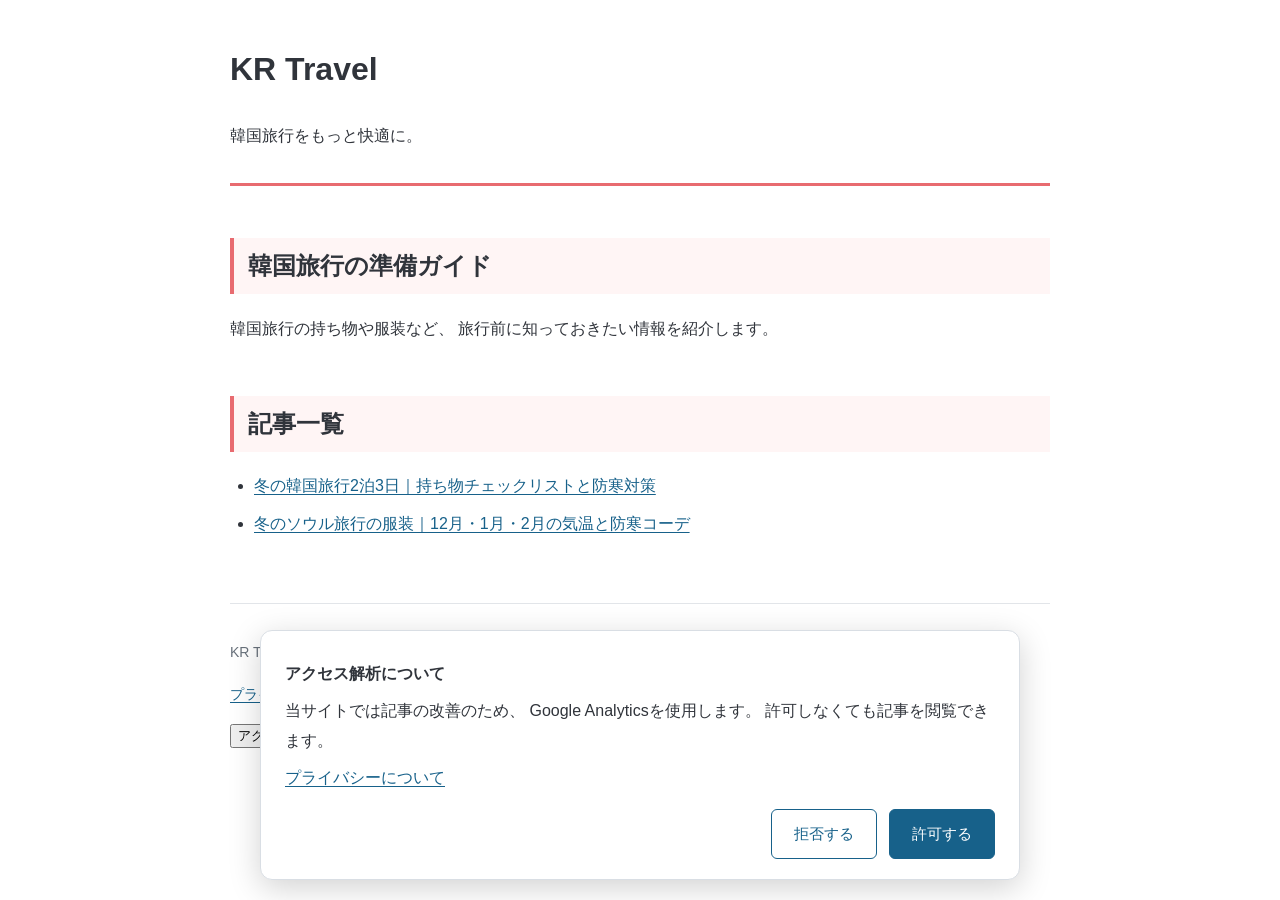
<file: index.html>
<!DOCTYPE html>
<html lang="ja">
<head>
<script src="consent.js"></script>
  
  <meta charset="UTF-8">
  <meta name="viewport" content="width=device-width, initial-scale=1.0">

  <title>KR Travel｜韓国旅行の準備ガイド</title>
  <meta name="description" content="韓国旅行の持ち物やソウルの服装など、旅行準備に役立つ情報を紹介するWebサイトです。">

  
<link rel="stylesheet" href="style.css">

</head>

<body>
  <header>
    <h1>KR Travel</h1>
    <p>韓国旅行をもっと快適に。</p>
  </header>

  <main>
    <h2>韓国旅行の準備ガイド</h2>
    <p>
      韓国旅行の持ち物や服装など、
      旅行前に知っておきたい情報を紹介します。
    </p>

    <h2>記事一覧</h2>
    
<ul>
  <li>
    <a href="winter-korea-packing.html">
      冬の韓国旅行2泊3日｜持ち物チェックリストと防寒対策
    </a>
  </li>
  <li>
    <a href="seoul-winter-outfits.html">
      冬のソウル旅行の服装｜12月・1月・2月の気温と防寒コーデ
    </a>
  </li>
</ul>

  </main>

  <footer>
    <p>KR Travel｜SEO・Webメディア運営の自主制作・学習用サイト</p>
    
<p>
  <a href="privacy.html">プライバシーについて</a>
</p>
    
<p>
  <button type="button" data-consent-settings>
    アクセス解析の設定を変更
  </button>
</p>

  </footer>
</body>
</html>
</file>
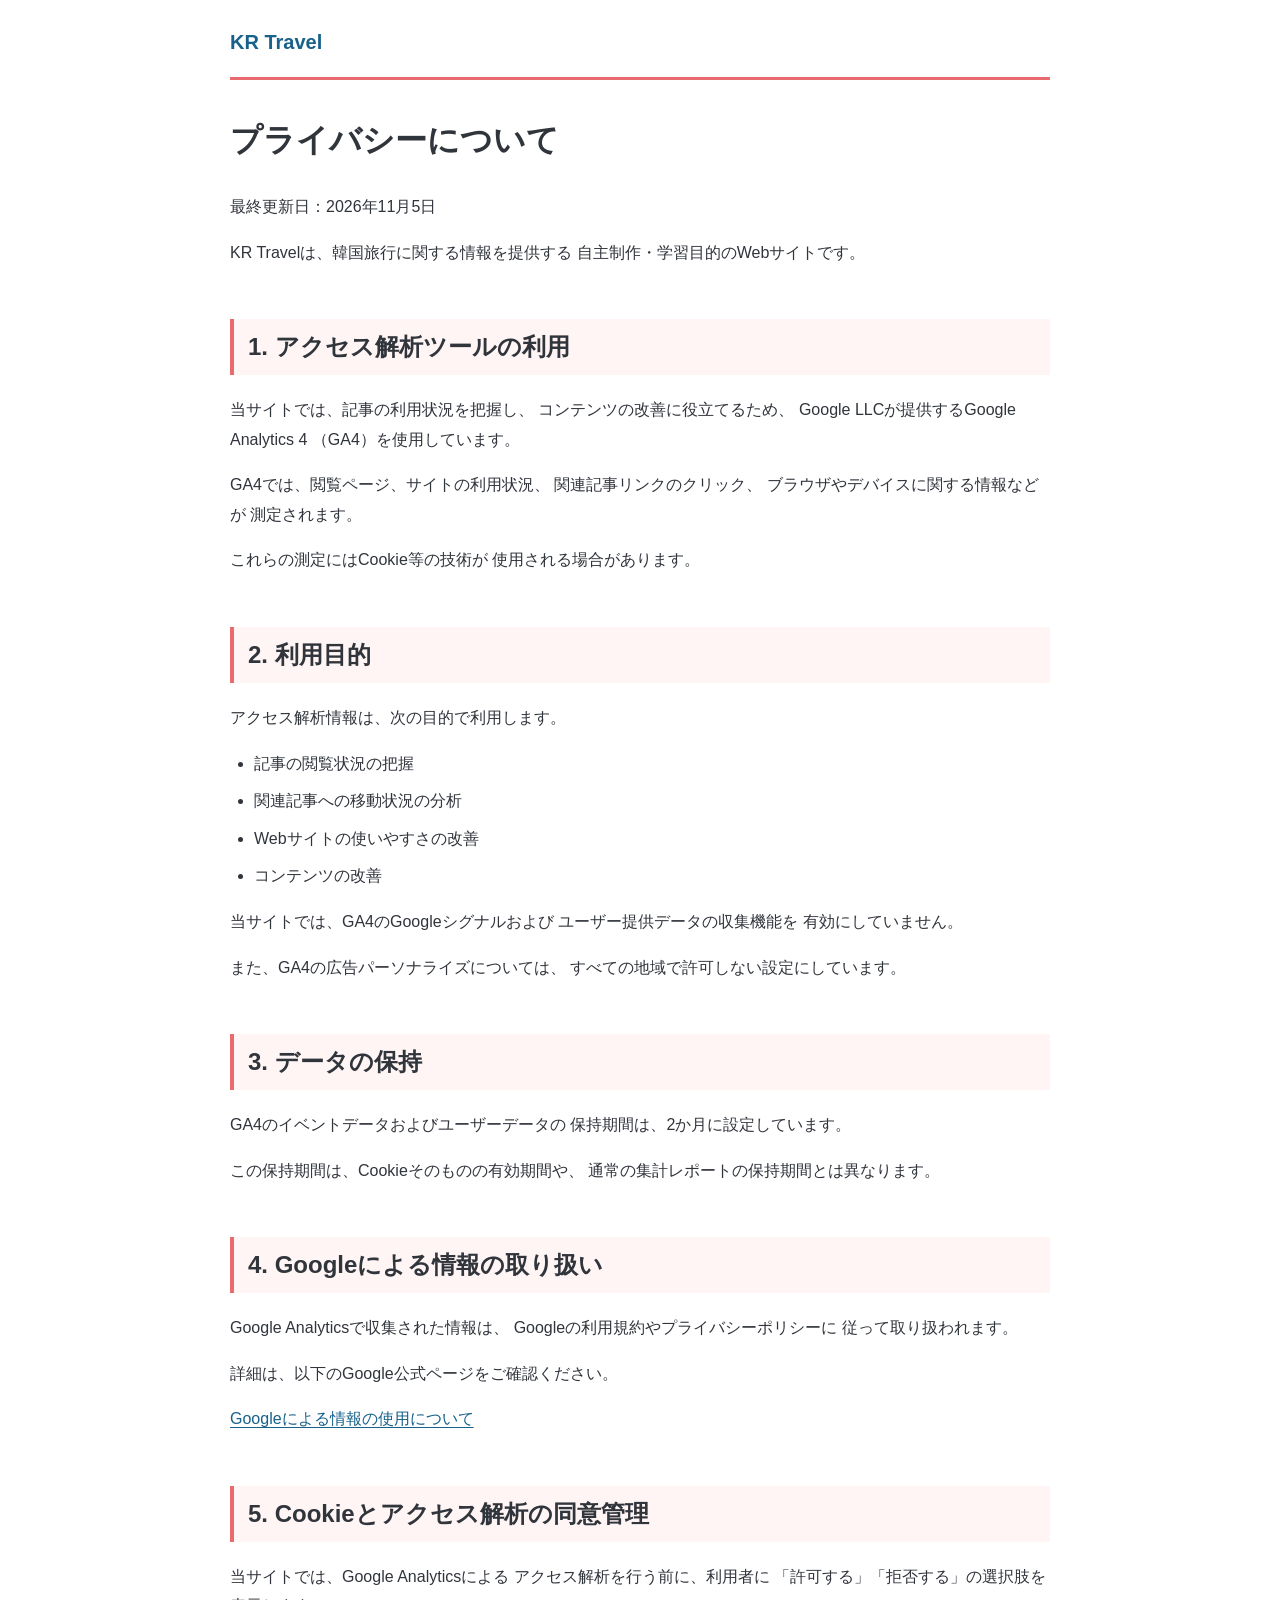
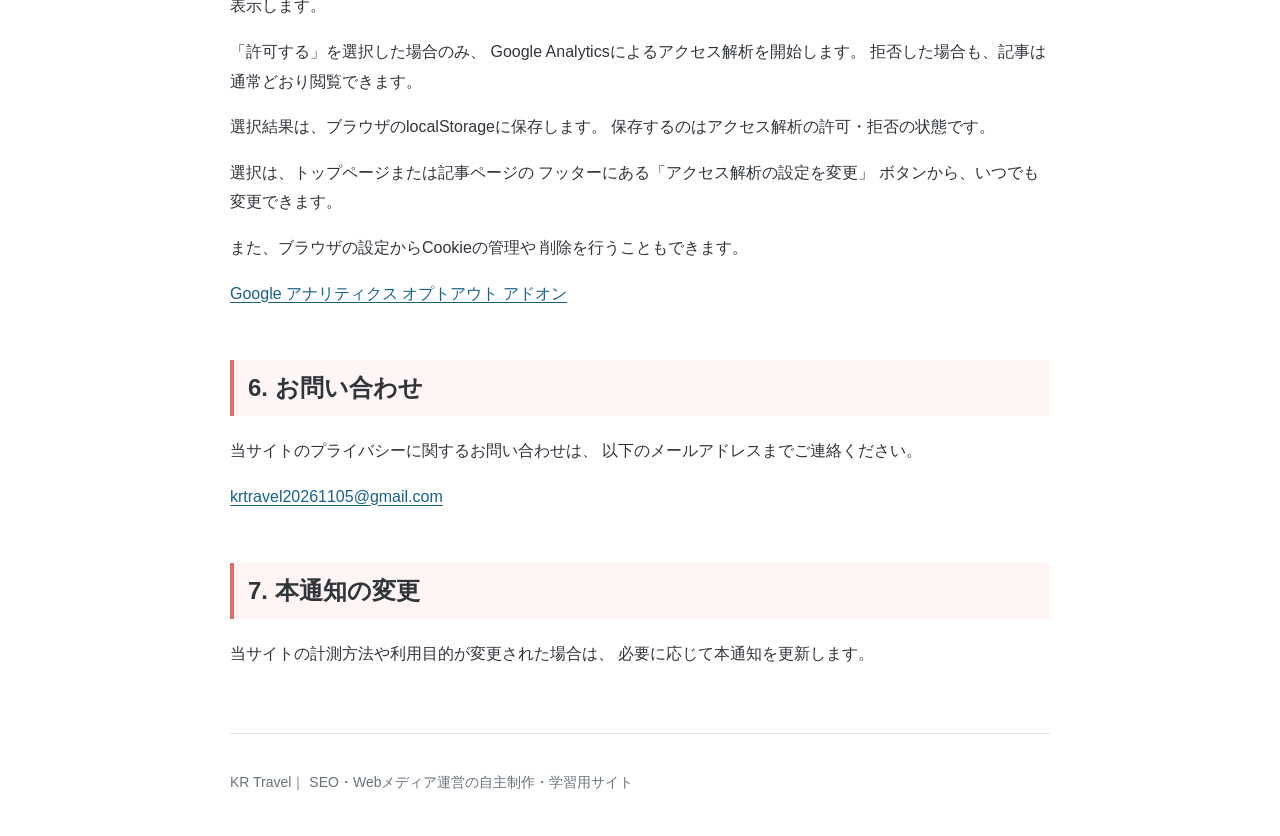
<file: privacy.html>
<!DOCTYPE html>
<html lang="ja">
<head>
  <meta charset="UTF-8">
  <meta name="viewport" content="width=device-width, initial-scale=1.0">

  <title>プライバシーについて | KR Travel</title>

  <meta name="description"
        content="KR TravelのGoogle Analyticsの利用目的、Cookie、データの取り扱い、お問い合わせ先についてご案内します。">

  <link rel="stylesheet" href="style.css">
</head>

<body>
  <header>
    <a href="./">KR Travel</a>
  </header>

  <main>
    <article>
      <h1>プライバシーについて</h1>

      <p>最終更新日：2026年11月5日</p>

      <p>
        KR Travelは、韓国旅行に関する情報を提供する
        自主制作・学習目的のWebサイトです。
      </p>

      <h2>1. アクセス解析ツールの利用</h2>

      <p>
        当サイトでは、記事の利用状況を把握し、
        コンテンツの改善に役立てるため、
        Google LLCが提供するGoogle Analytics 4
        （GA4）を使用しています。
      </p>

      <p>
        GA4では、閲覧ページ、サイトの利用状況、
        関連記事リンクのクリック、
        ブラウザやデバイスに関する情報などが
        測定されます。
      </p>

      <p>
        これらの測定にはCookie等の技術が
        使用される場合があります。
      </p>

      <h2>2. 利用目的</h2>

      <p>アクセス解析情報は、次の目的で利用します。</p>

      <ul>
        <li>記事の閲覧状況の把握</li>
        <li>関連記事への移動状況の分析</li>
        <li>Webサイトの使いやすさの改善</li>
        <li>コンテンツの改善</li>
      </ul>

      <p>
        当サイトでは、GA4のGoogleシグナルおよび
        ユーザー提供データの収集機能を
        有効にしていません。
      </p>

      <p>
        また、GA4の広告パーソナライズについては、
        すべての地域で許可しない設定にしています。
      </p>

      <h2>3. データの保持</h2>

      <p>
        GA4のイベントデータおよびユーザーデータの
        保持期間は、2か月に設定しています。
      </p>

      <p>
        この保持期間は、Cookieそのものの有効期間や、
        通常の集計レポートの保持期間とは異なります。
      </p>

      <h2>4. Googleによる情報の取り扱い</h2>

      <p>
        Google Analyticsで収集された情報は、
        Googleの利用規約やプライバシーポリシーに
        従って取り扱われます。
      </p>

      <p>
        詳細は、以下のGoogle公式ページをご確認ください。
      </p>

      <p>
        <a href="https://policies.google.com/technologies/partner-sites?hl=ja">
          Googleによる情報の使用について
        </a>
      </p>

      
<h2>5. Cookieとアクセス解析の同意管理</h2>

<p>
  当サイトでは、Google Analyticsによる
  アクセス解析を行う前に、利用者に
  「許可する」「拒否する」の選択肢を表示します。
</p>

<p>
  「許可する」を選択した場合のみ、
  Google Analyticsによるアクセス解析を開始します。
  拒否した場合も、記事は通常どおり閲覧できます。
</p>

<p>
  選択結果は、ブラウザのlocalStorageに保存します。
  保存するのはアクセス解析の許可・拒否の状態です。
</p>

<p>
  選択は、トップページまたは記事ページの
  フッターにある「アクセス解析の設定を変更」
  ボタンから、いつでも変更できます。
</p>

<p>
  また、ブラウザの設定からCookieの管理や
  削除を行うこともできます。
</p>

<p>
  <a href="https://tools.google.com/dlpage/gaoptout?hl=ja">
    Google アナリティクス オプトアウト アドオン
  </a>
</p>


      <h2>6. お問い合わせ</h2>

      <p>
        当サイトのプライバシーに関するお問い合わせは、
        以下のメールアドレスまでご連絡ください。
      </p>

      <p>
        <a href="mailto:krtravel20261105@gmail.com">
          krtravel20261105@gmail.com
        </a>
      </p>

      <h2>7. 本通知の変更</h2>

      <p>
        当サイトの計測方法や利用目的が変更された場合は、
        必要に応じて本通知を更新します。
      </p>

    </article>
  </main>

  <footer>
    <p>
      KR Travel｜
      SEO・Webメディア運営の自主制作・学習用サイト
    </p>
  </footer>
</body>
</html>
</file>
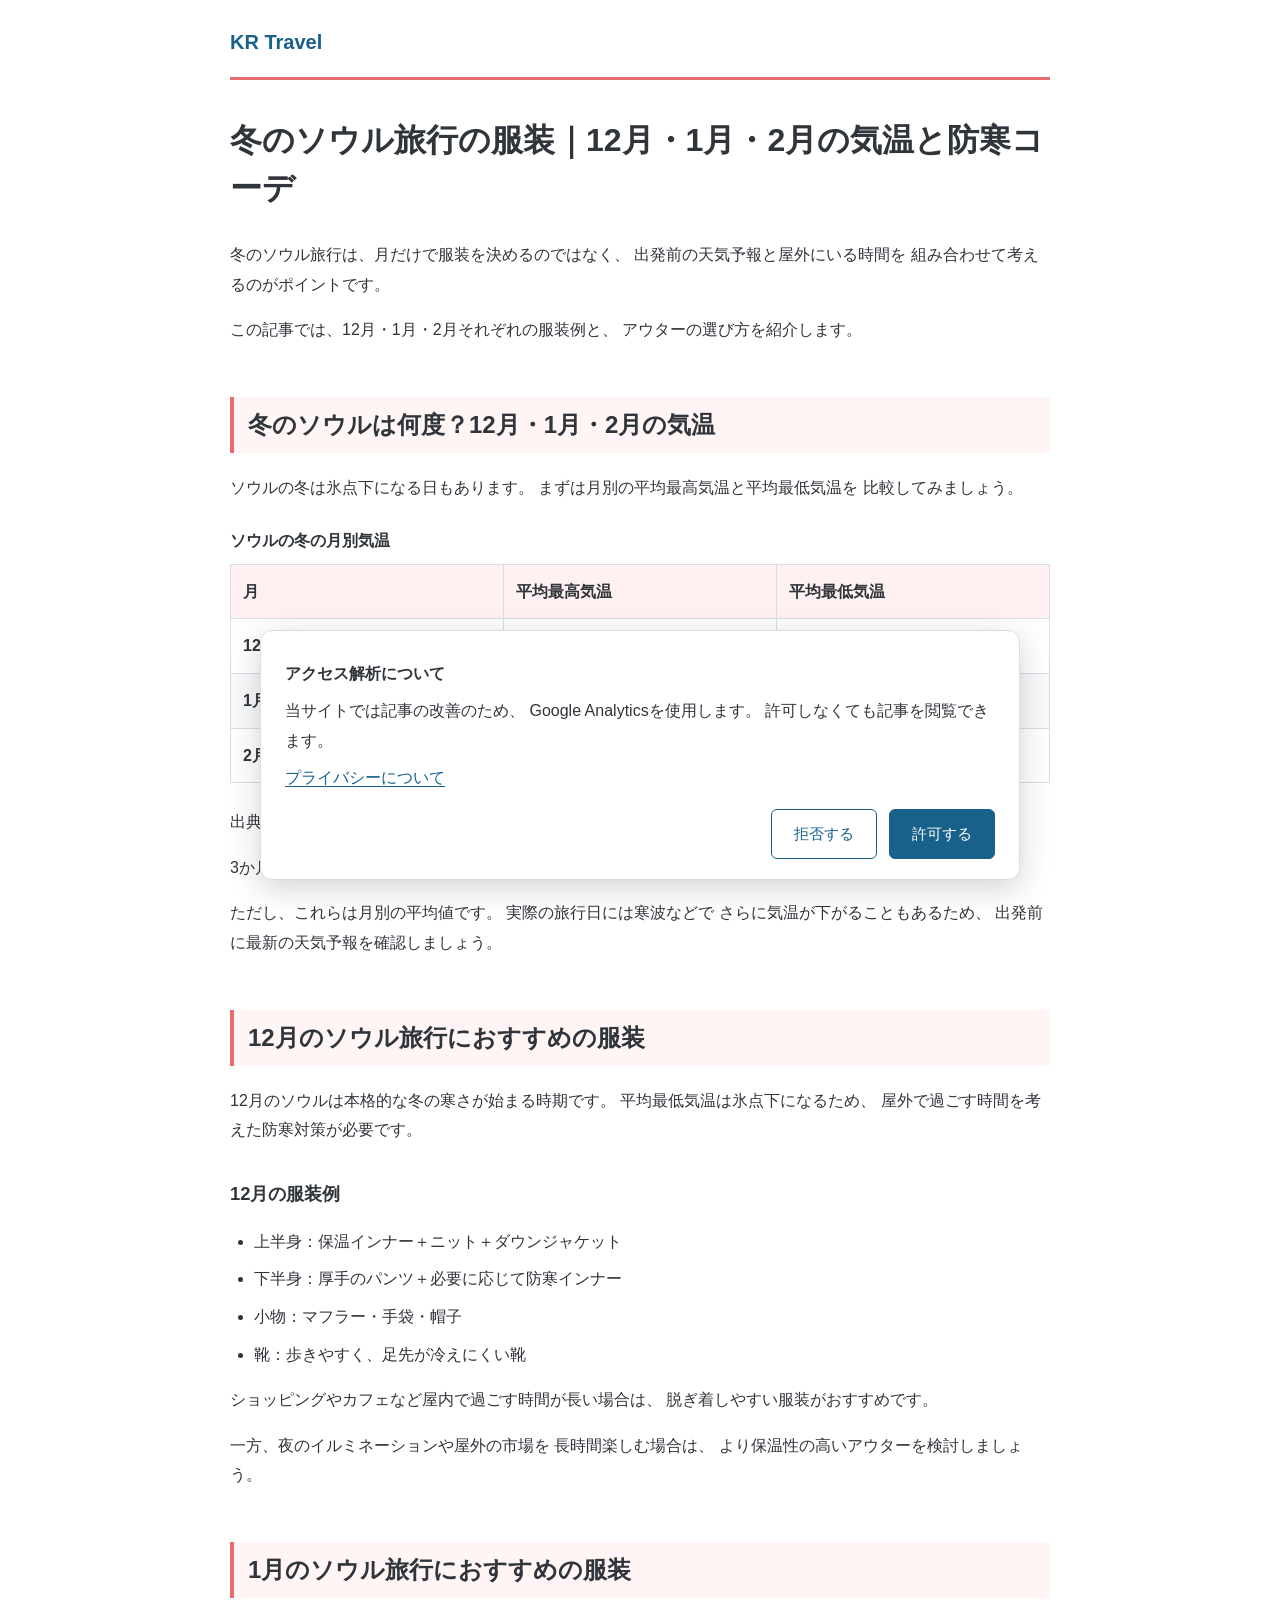
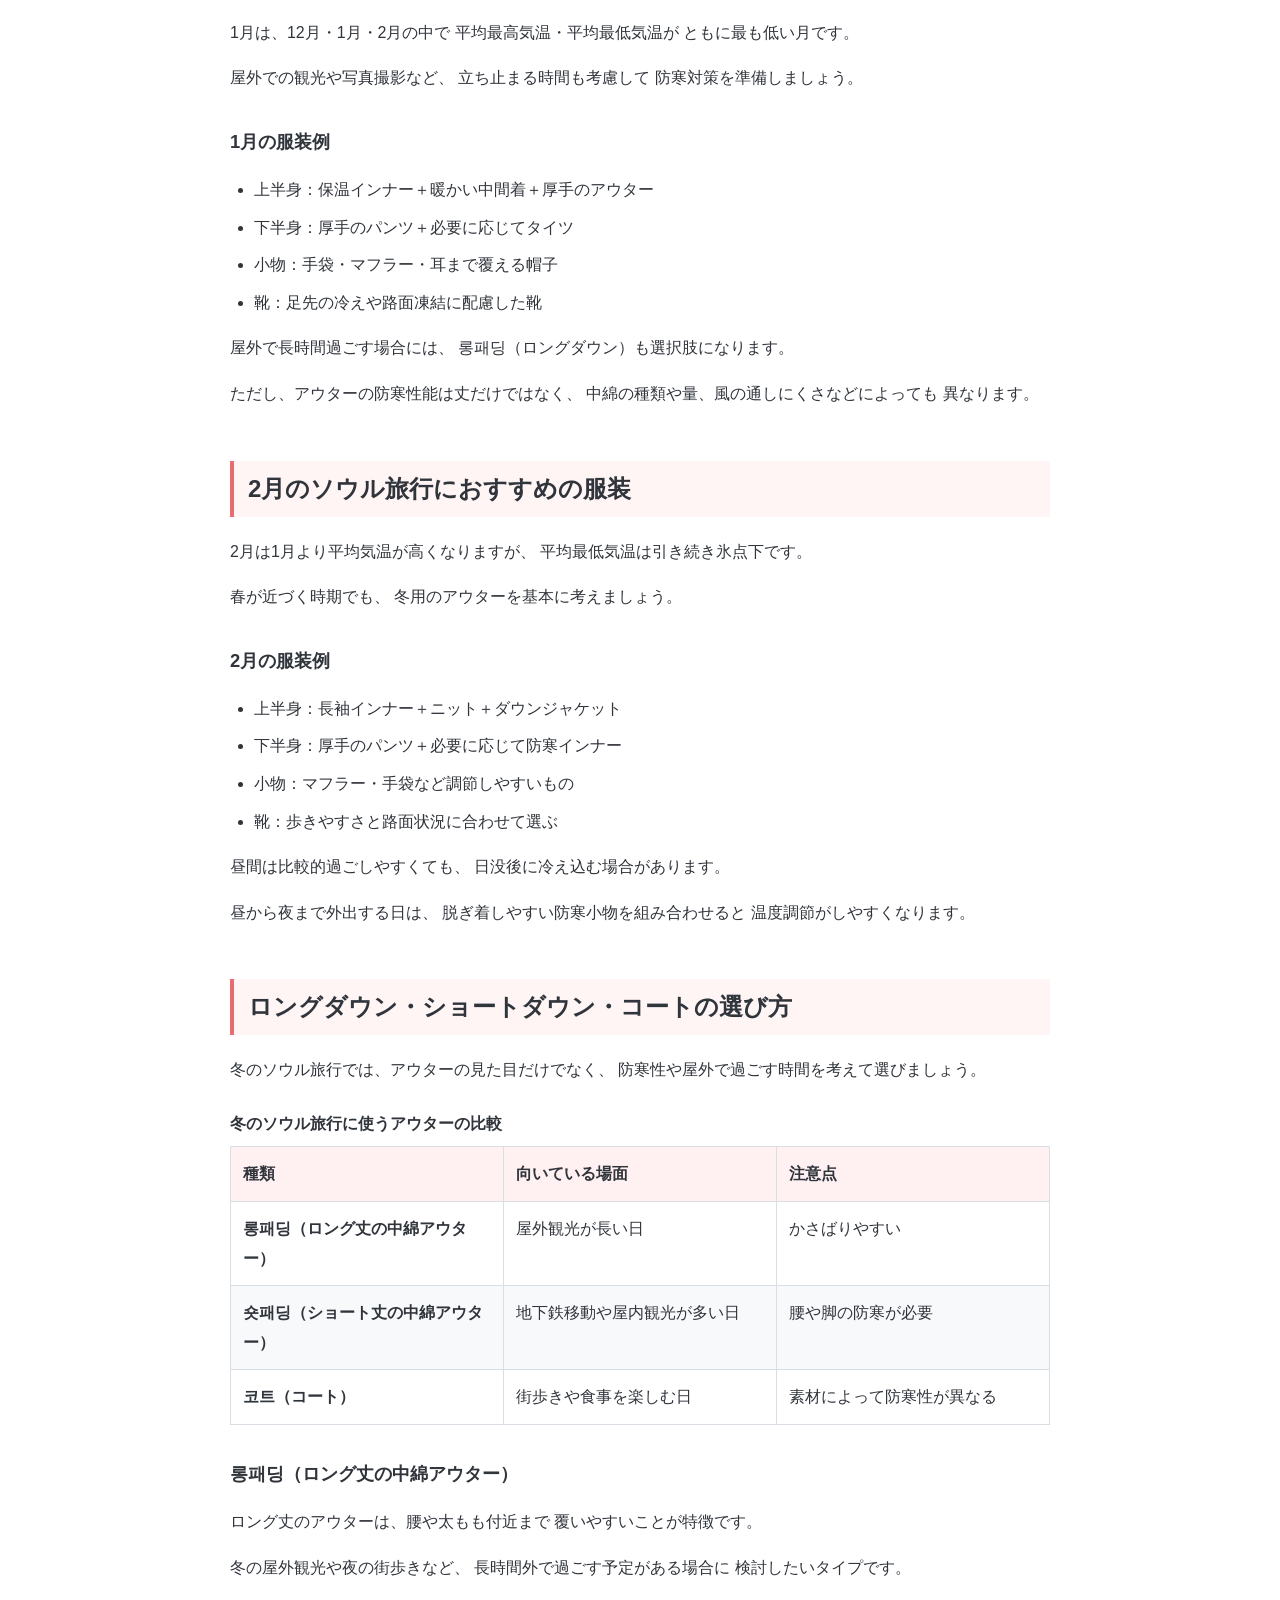
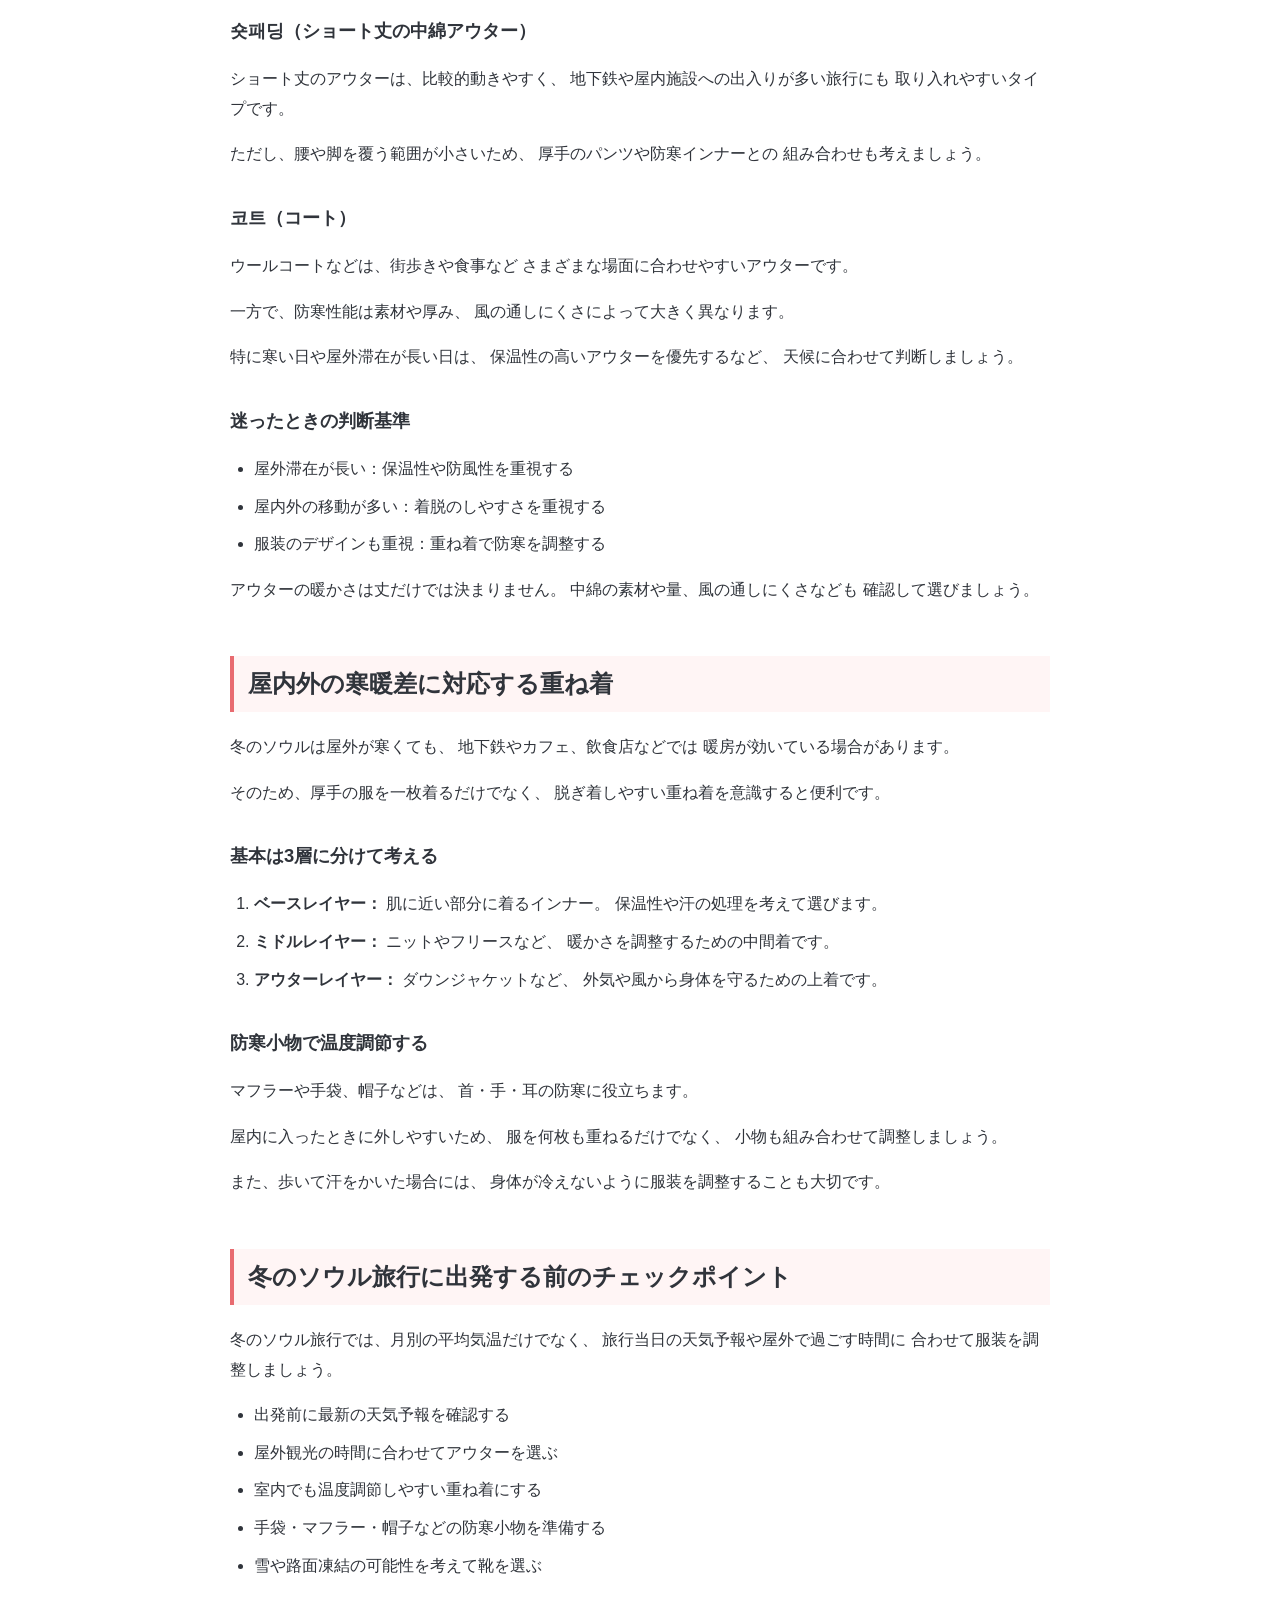
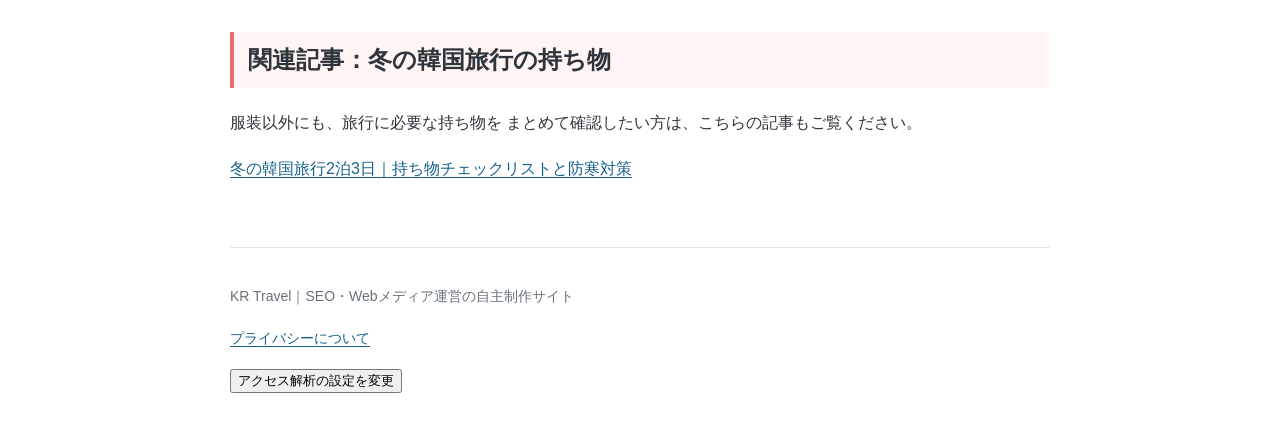
<file: seoul-winter-outfits.html>
<!DOCTYPE html>
<html lang="ja">
<head>
  
<script src="consent.js"></script>


  <meta charset="UTF-8">
  <meta name="viewport" content="width=device-width, initial-scale=1.0">

  <link rel="stylesheet" href="style.css">

  <title>冬のソウル旅行の服装｜12月・1月・2月の気温と防寒対策 | KR Travel</title>

  <meta name="description" content="冬のソウル旅行はどんな服装が正解？12月・1月・2月の月別平均気温を基に、ロングダウン・ショートダウン・コートの選び方や、屋内外の寒暖差に対応する重ね着を紹介します。">
</head>

<body>
  <header>
    <a href="./">KR Travel</a>
  </header>

  <main>
    <article>
      <h1>冬のソウル旅行の服装｜12月・1月・2月の気温と防寒コーデ</h1>

      <p>
        冬のソウル旅行は、月だけで服装を決めるのではなく、
        出発前の天気予報と屋外にいる時間を
        組み合わせて考えるのがポイントです。
      </p>

      <p>
        この記事では、12月・1月・2月それぞれの服装例と、
        アウターの選び方を紹介します。
      </p>


<h2>冬のソウルは何度？12月・1月・2月の気温</h2>

<p>
  ソウルの冬は氷点下になる日もあります。
  まずは月別の平均最高気温と平均最低気温を
  比較してみましょう。
</p>

<table>
  <caption>ソウルの冬の月別気温</caption>
  <thead>
    <tr>
      <th scope="col">月</th>
      <th scope="col">平均最高気温</th>
      <th scope="col">平均最低気温</th>
    </tr>
  </thead>

  <tbody>
    <tr>
      <th scope="row">12月</th>
      <td>4.2℃</td>
      <td>−3.4℃</td>
    </tr>
    <tr>
      <th scope="row">1月</th>
      <td>2.1℃</td>
      <td>−5.5℃</td>
    </tr>
    <tr>
      <th scope="row">2月</th>
      <td>5.1℃</td>
      <td>−3.2℃</td>
    </tr>
  </tbody>
</table>

<p>
  出典：
  <a href="https://japanese.visitkorea.or.kr/svc/contents/contentsView.do?vcontsId=140850">
    韓国観光公社「韓国旅行の時期と服装」
  </a>
</p>

<p>
  3か月の中では、1月の平均最高気温・
  平均最低気温が最も低くなっています。
</p>

<p>
  ただし、これらは月別の平均値です。
  実際の旅行日には寒波などで
  さらに気温が下がることもあるため、
  出発前に最新の天気予報を確認しましょう。
</p>

      
<h2>12月のソウル旅行におすすめの服装</h2>

<p>
  12月のソウルは本格的な冬の寒さが始まる時期です。
  平均最低気温は氷点下になるため、
  屋外で過ごす時間を考えた防寒対策が必要です。
</p>

<h3>12月の服装例</h3>

<ul>
  <li>上半身：保温インナー＋ニット＋ダウンジャケット</li>
  <li>下半身：厚手のパンツ＋必要に応じて防寒インナー</li>
  <li>小物：マフラー・手袋・帽子</li>
  <li>靴：歩きやすく、足先が冷えにくい靴</li>
</ul>

<p>
  ショッピングやカフェなど屋内で過ごす時間が長い場合は、
  脱ぎ着しやすい服装がおすすめです。
</p>

<p>
  一方、夜のイルミネーションや屋外の市場を
  長時間楽しむ場合は、
  より保温性の高いアウターを検討しましょう。
</p>


<h2>1月のソウル旅行におすすめの服装</h2>

<p>
  1月は、12月・1月・2月の中で
  平均最高気温・平均最低気温が
  ともに最も低い月です。
</p>

<p>
  屋外での観光や写真撮影など、
  立ち止まる時間も考慮して
  防寒対策を準備しましょう。
</p>

<h3>1月の服装例</h3>

<ul>
  <li>上半身：保温インナー＋暖かい中間着＋厚手のアウター</li>
  <li>下半身：厚手のパンツ＋必要に応じてタイツ</li>
  <li>小物：手袋・マフラー・耳まで覆える帽子</li>
  <li>靴：足先の冷えや路面凍結に配慮した靴</li>
</ul>

<p>
  屋外で長時間過ごす場合には、
  롱패딩（ロングダウン）も選択肢になります。
</p>

<p>
  ただし、アウターの防寒性能は丈だけではなく、
  中綿の種類や量、風の通しにくさなどによっても
  異なります。
</p>


<h2>2月のソウル旅行におすすめの服装</h2>

<p>
  2月は1月より平均気温が高くなりますが、
  平均最低気温は引き続き氷点下です。
</p>

<p>
  春が近づく時期でも、
  冬用のアウターを基本に考えましょう。
</p>

<h3>2月の服装例</h3>

<ul>
  <li>上半身：長袖インナー＋ニット＋ダウンジャケット</li>
  <li>下半身：厚手のパンツ＋必要に応じて防寒インナー</li>
  <li>小物：マフラー・手袋など調節しやすいもの</li>
  <li>靴：歩きやすさと路面状況に合わせて選ぶ</li>
</ul>

<p>
  昼間は比較的過ごしやすくても、
  日没後に冷え込む場合があります。
</p>

<p>
  昼から夜まで外出する日は、
  脱ぎ着しやすい防寒小物を組み合わせると
  温度調節がしやすくなります。
</p>
      
<h2>ロングダウン・ショートダウン・コートの選び方</h2>

<p>
  冬のソウル旅行では、アウターの見た目だけでなく、
  防寒性や屋外で過ごす時間を考えて選びましょう。
</p>

<table>
  <caption>冬のソウル旅行に使うアウターの比較</caption>
  <thead>
    <tr>
      <th scope="col">種類</th>
      <th scope="col">向いている場面</th>
      <th scope="col">注意点</th>
    </tr>
  </thead>
  <tbody>
    <tr>
      <th scope="row">롱패딩（ロング丈の中綿アウター）</th>
      <td>屋外観光が長い日</td>
      <td>かさばりやすい</td>
    </tr>
    <tr>
      <th scope="row">숏패딩（ショート丈の中綿アウター）</th>
      <td>地下鉄移動や屋内観光が多い日</td>
      <td>腰や脚の防寒が必要</td>
    </tr>
    <tr>
      <th scope="row">코트（コート）</th>
      <td>街歩きや食事を楽しむ日</td>
      <td>素材によって防寒性が異なる</td>
    </tr>
  </tbody>
</table>

<h3>롱패딩（ロング丈の中綿アウター）</h3>

<p>
  ロング丈のアウターは、腰や太もも付近まで
  覆いやすいことが特徴です。
</p>

<p>
  冬の屋外観光や夜の街歩きなど、
  長時間外で過ごす予定がある場合に
  検討したいタイプです。
</p>

<h3>숏패딩（ショート丈の中綿アウター）</h3>

<p>
  ショート丈のアウターは、比較的動きやすく、
  地下鉄や屋内施設への出入りが多い旅行にも
  取り入れやすいタイプです。
</p>

<p>
  ただし、腰や脚を覆う範囲が小さいため、
  厚手のパンツや防寒インナーとの
  組み合わせも考えましょう。
</p>

<h3>코트（コート）</h3>

<p>
  ウールコートなどは、街歩きや食事など
  さまざまな場面に合わせやすいアウターです。
</p>

<p>
  一方で、防寒性能は素材や厚み、
  風の通しにくさによって大きく異なります。
</p>

<p>
  特に寒い日や屋外滞在が長い日は、
  保温性の高いアウターを優先するなど、
  天候に合わせて判断しましょう。
</p>

<h3>迷ったときの判断基準</h3>

<ul>
  <li>屋外滞在が長い：保温性や防風性を重視する</li>
  <li>屋内外の移動が多い：着脱のしやすさを重視する</li>
  <li>服装のデザインも重視：重ね着で防寒を調整する</li>
</ul>

<p>
  アウターの暖かさは丈だけでは決まりません。
  中綿の素材や量、風の通しにくさなども
  確認して選びましょう。
</p>

<h2>屋内外の寒暖差に対応する重ね着</h2>

<p>
  冬のソウルは屋外が寒くても、
  地下鉄やカフェ、飲食店などでは
  暖房が効いている場合があります。
</p>

<p>
  そのため、厚手の服を一枚着るだけでなく、
  脱ぎ着しやすい重ね着を意識すると便利です。
</p>

<h3>基本は3層に分けて考える</h3>

<ol>
  <li>
    <strong>ベースレイヤー：</strong>
    肌に近い部分に着るインナー。
    保温性や汗の処理を考えて選びます。
  </li>
  <li>
    <strong>ミドルレイヤー：</strong>
    ニットやフリースなど、
    暖かさを調整するための中間着です。
  </li>
  <li>
    <strong>アウターレイヤー：</strong>
    ダウンジャケットなど、
    外気や風から身体を守るための上着です。
  </li>
</ol>

<h3>防寒小物で温度調節する</h3>

<p>
  マフラーや手袋、帽子などは、
  首・手・耳の防寒に役立ちます。
</p>

<p>
  屋内に入ったときに外しやすいため、
  服を何枚も重ねるだけでなく、
  小物も組み合わせて調整しましょう。
</p>

<p>
  また、歩いて汗をかいた場合には、
  身体が冷えないように服装を調整することも大切です。
</p>

<h2>冬のソウル旅行に出発する前のチェックポイント</h2>

<p>
  冬のソウル旅行では、月別の平均気温だけでなく、
  旅行当日の天気予報や屋外で過ごす時間に
  合わせて服装を調整しましょう。
</p>

<ul>
  <li>出発前に最新の天気予報を確認する</li>
  <li>屋外観光の時間に合わせてアウターを選ぶ</li>
  <li>室内でも温度調節しやすい重ね着にする</li>
  <li>手袋・マフラー・帽子などの防寒小物を準備する</li>
  <li>雪や路面凍結の可能性を考えて靴を選ぶ</li>
</ul>

<h2>関連記事：冬の韓国旅行の持ち物</h2>

<p>
  服装以外にも、旅行に必要な持ち物を
  まとめて確認したい方は、こちらの記事もご覧ください。
</p>

<p>
  <a href="winter-korea-packing.html">
    冬の韓国旅行2泊3日｜持ち物チェックリストと防寒対策
  </a>
</p>

    </article>
  </main>

  <footer>
    <p>KR Travel｜SEO・Webメディア運営の自主制作サイト</p>
    
<p>
  <a href="privacy.html">プライバシーについて</a>
</p>
    
<p>
  <button type="button" data-consent-settings>
    アクセス解析の設定を変更
  </button>
</p>

  </footer>
</body>
</html>
</file>
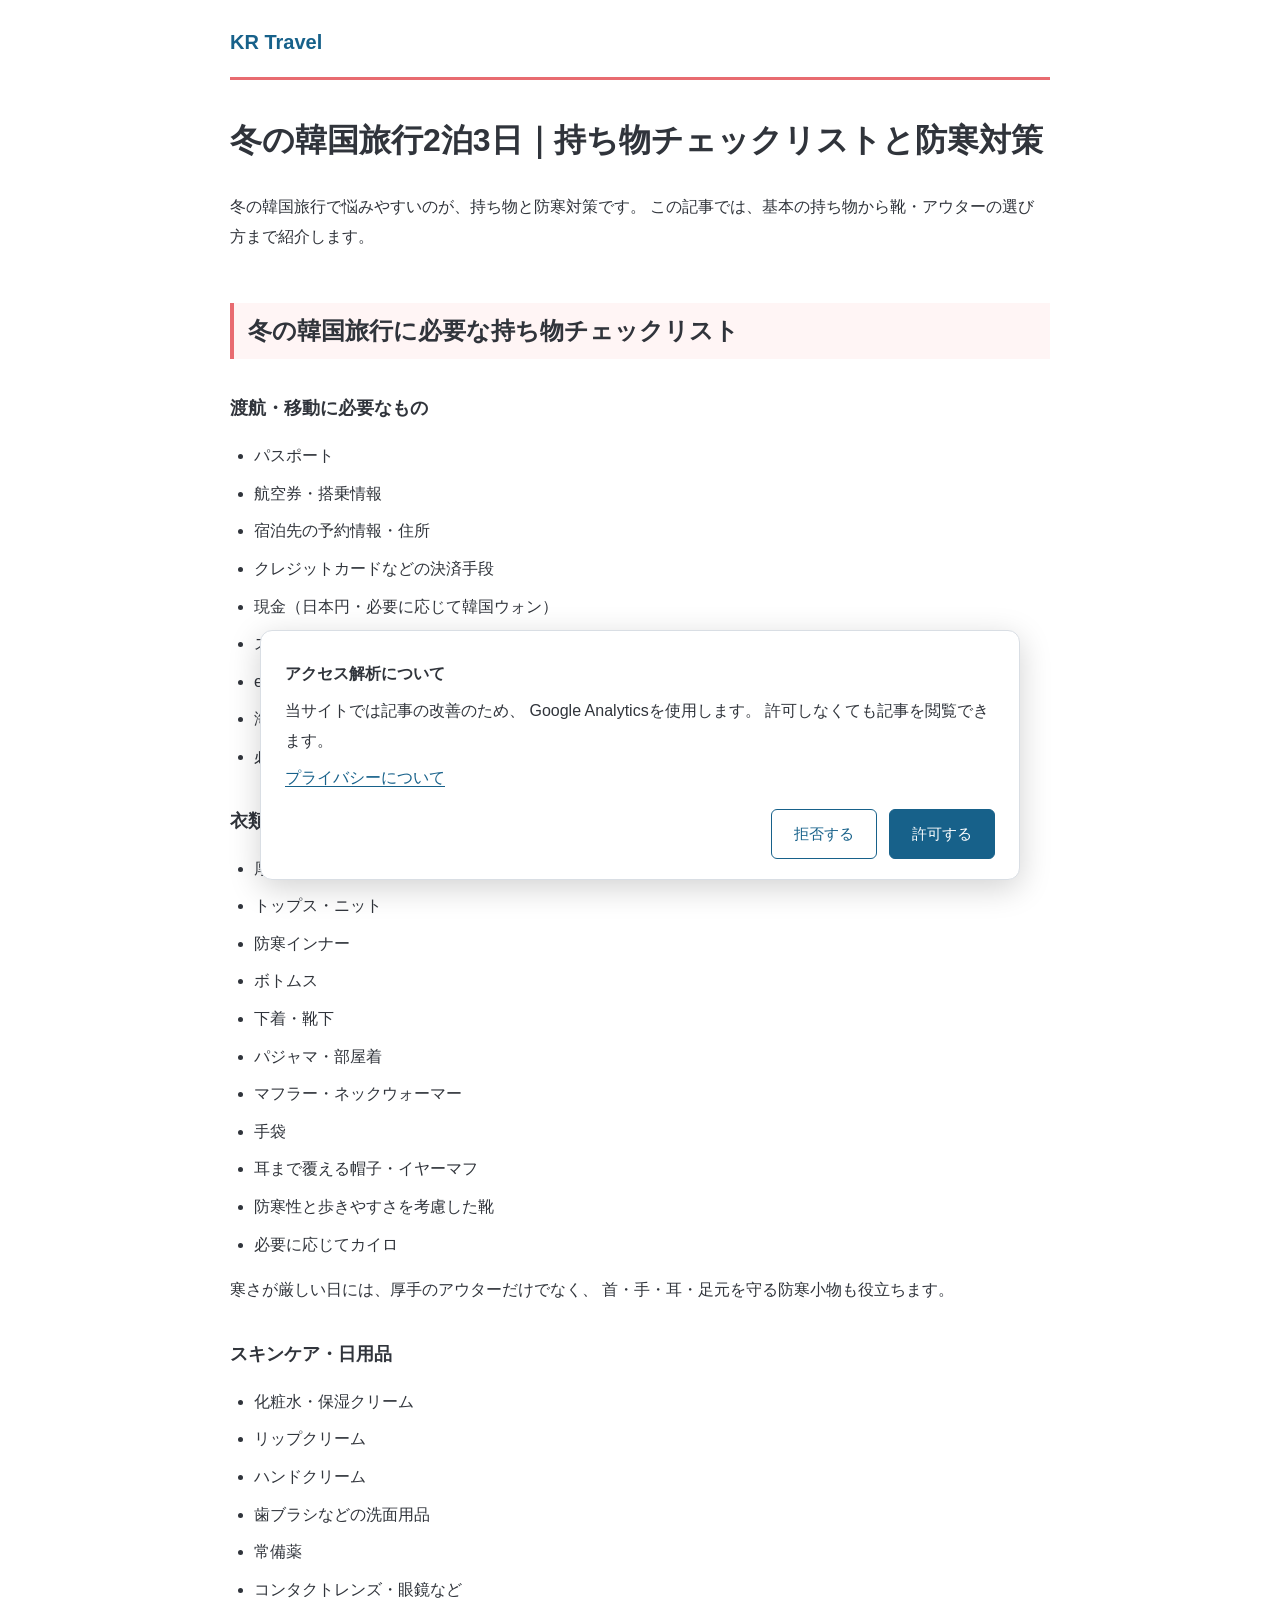
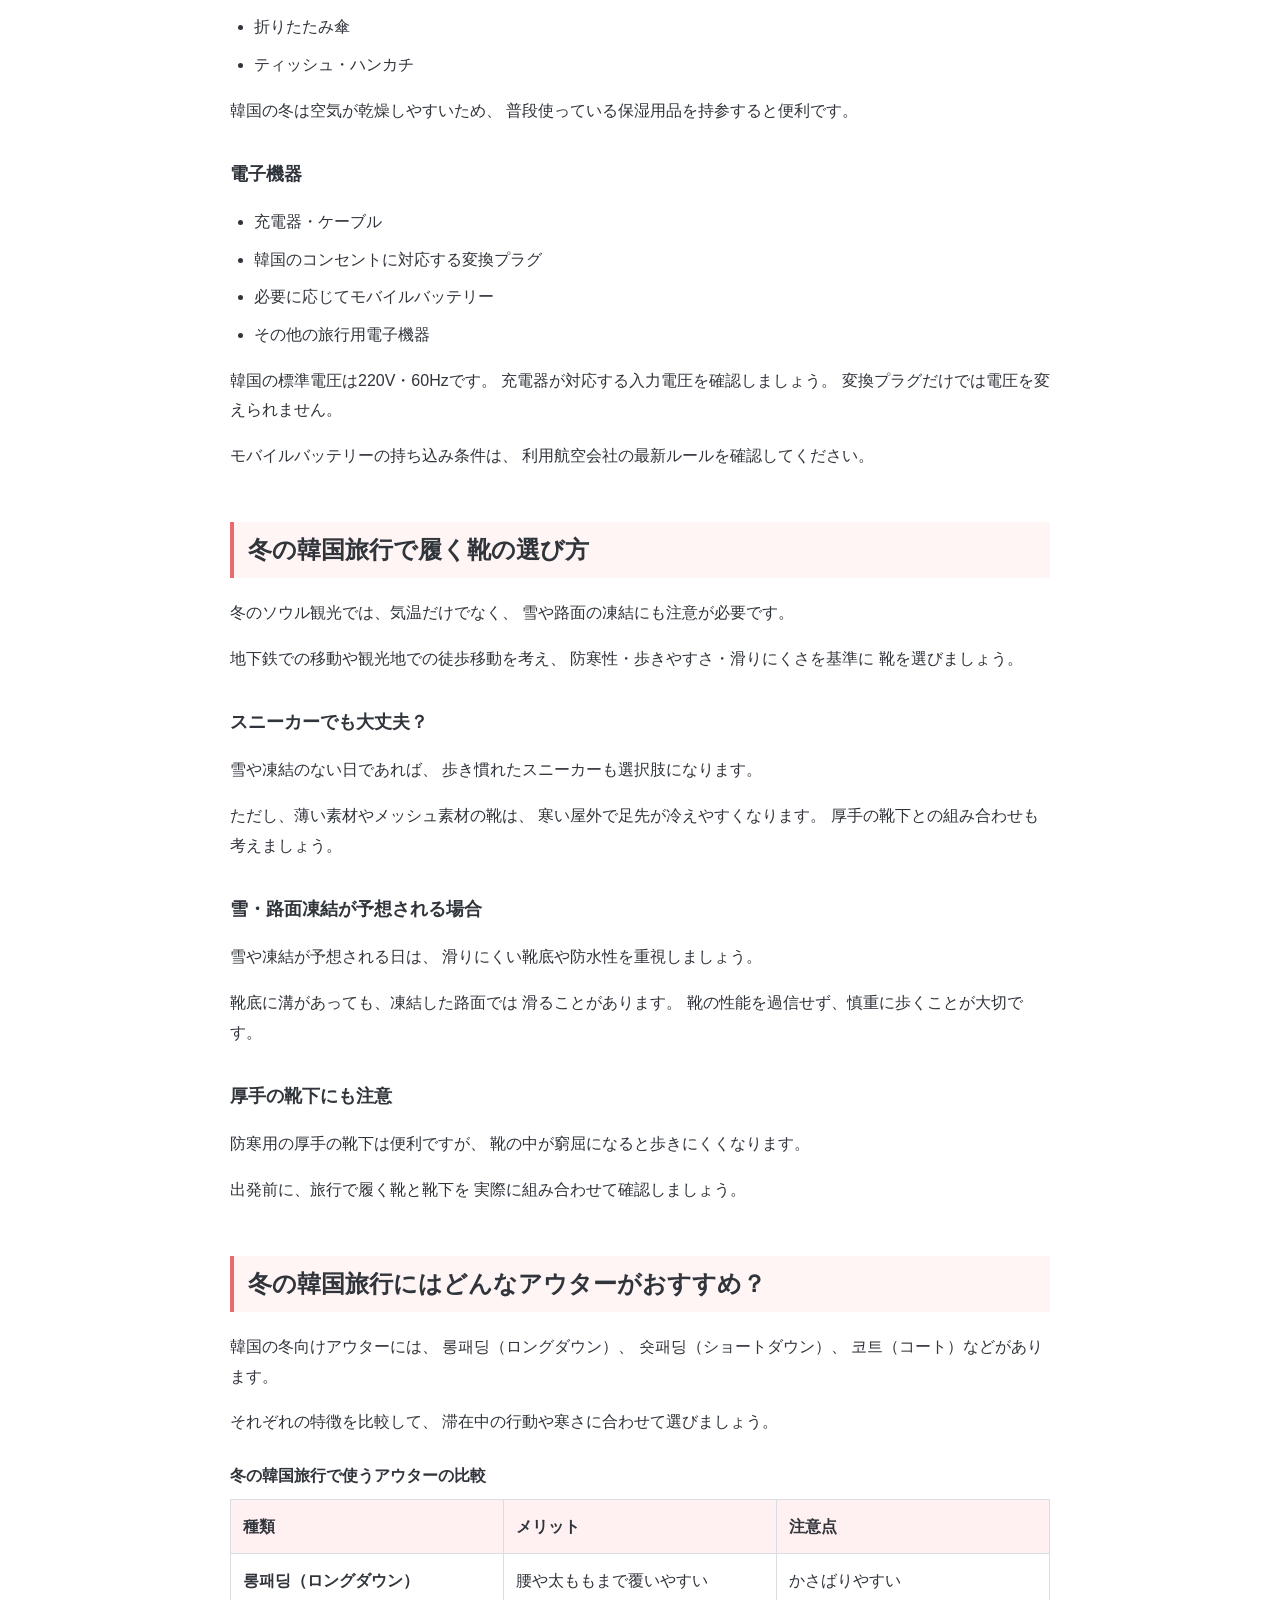
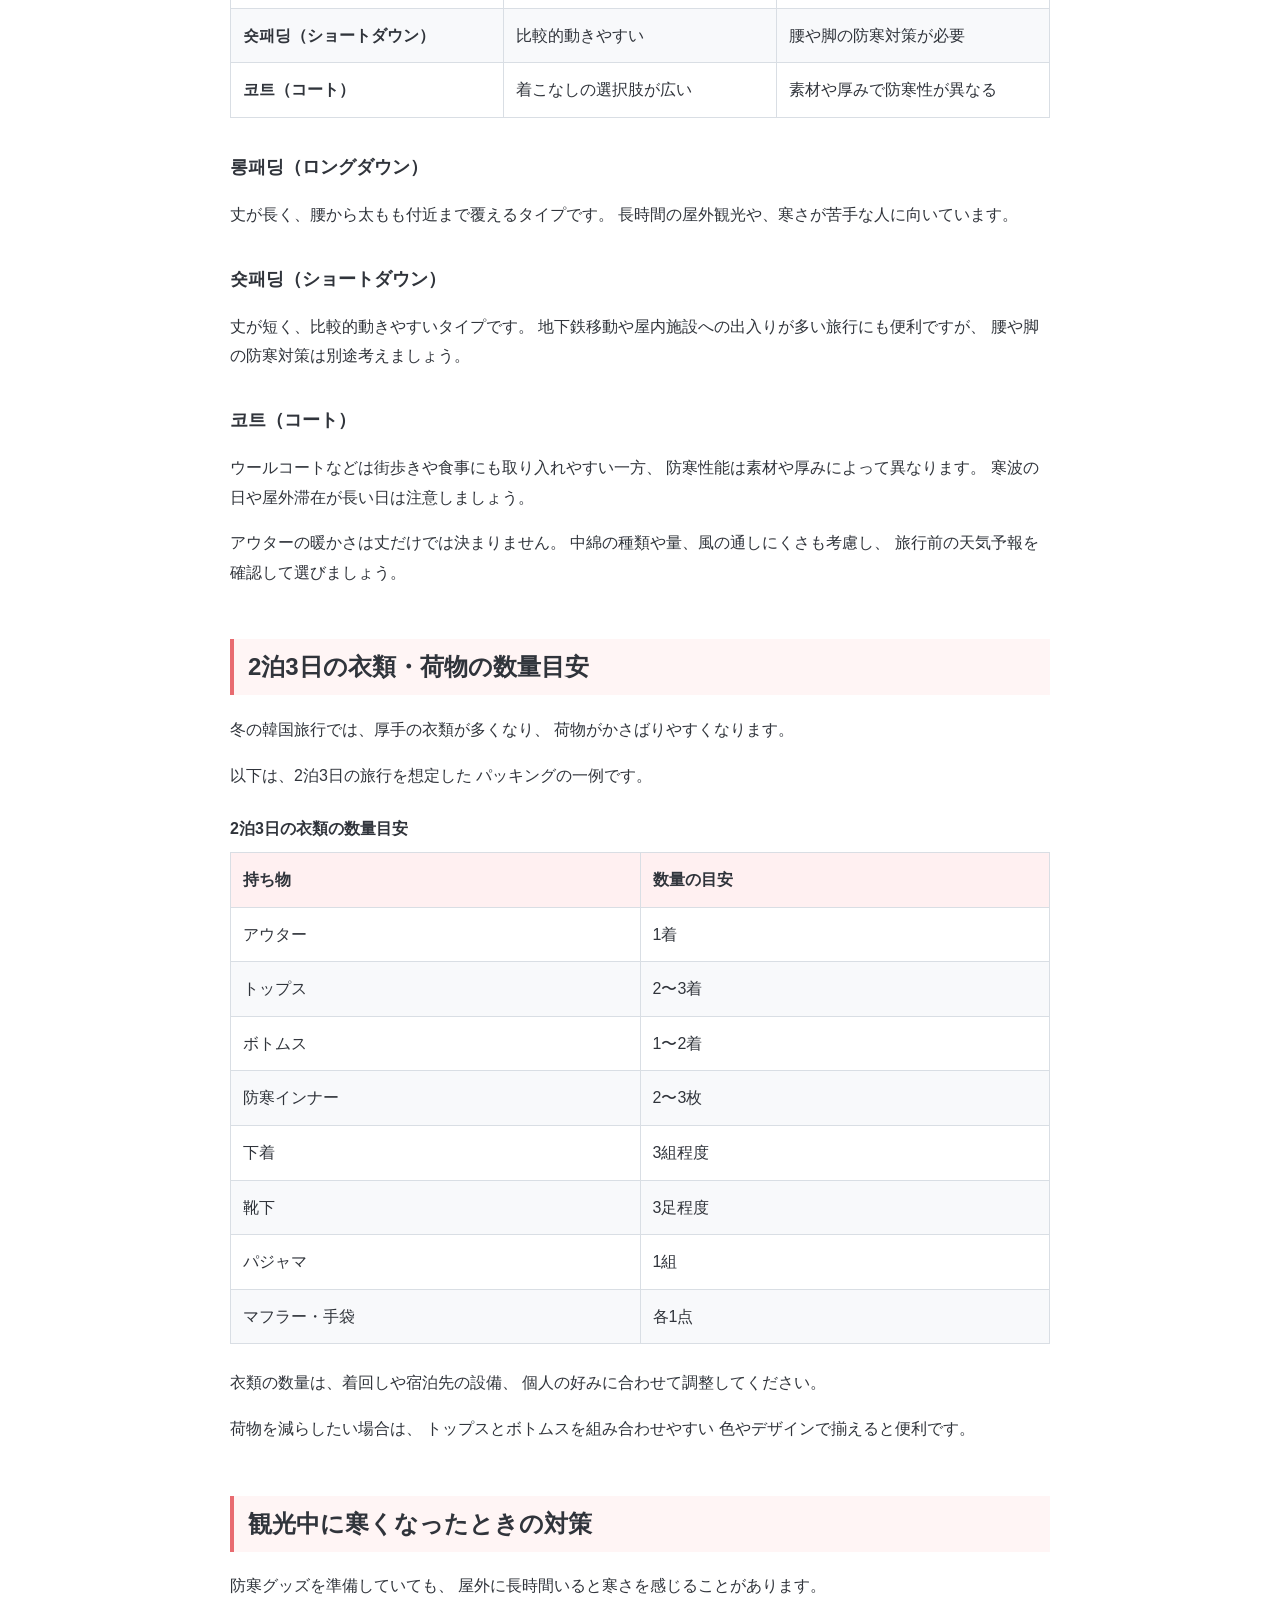
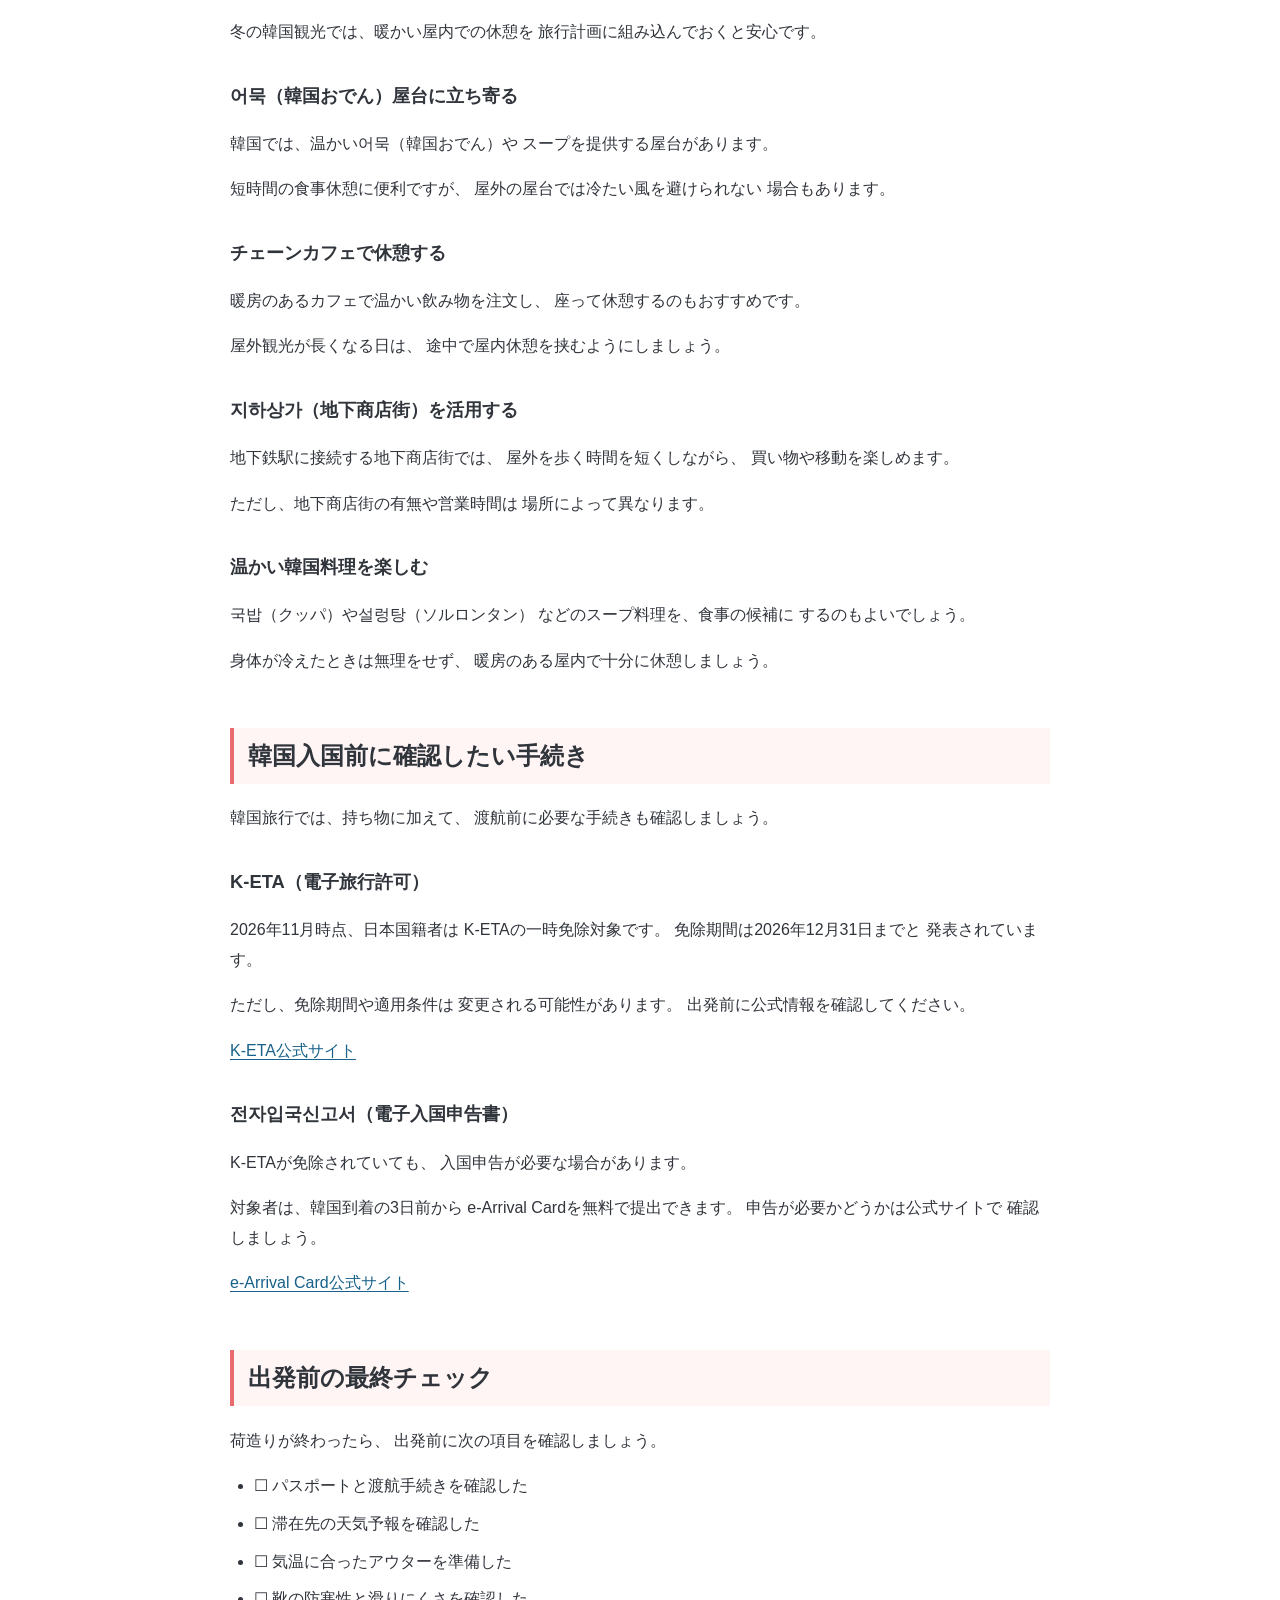
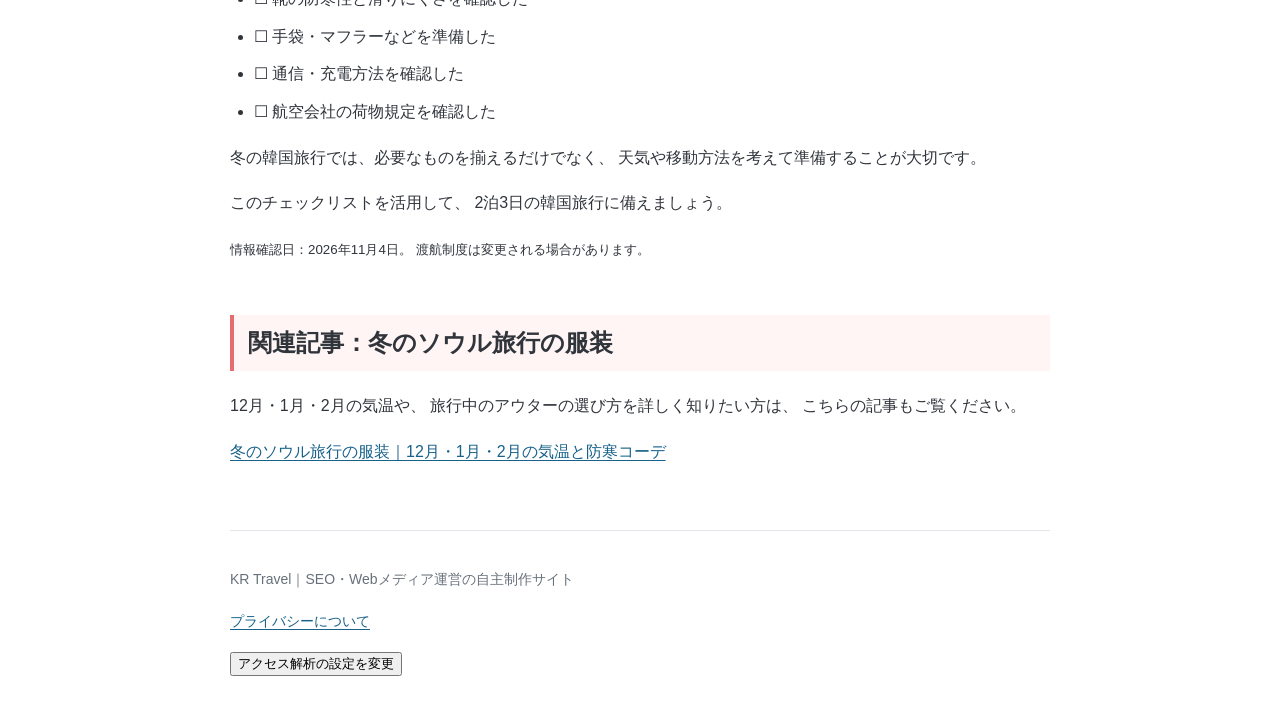
<file: winter-korea-packing.html>
<!DOCTYPE html>
<html lang="ja">
<head>
  
<script src="consent.js"></script>

  
  <meta charset="UTF-8">
  <meta name="viewport" content="width=device-width, initial-scale=1.0">
  
<link rel="stylesheet" href="style.css">


  <title>冬の韓国旅行2泊3日｜持ち物チェックリスト・防寒対策 | KR Travel</title>

  <meta name="description" content="冬の韓国旅行2泊3日に必要な持ち物をチェックリスト形式で紹介。靴・アウターの選び方や、防寒グッズ、観光中の寒さ対策まで解説します。">
</head>

<body>

  <header>
    <a href="./">KR Travel</a>
  </header>

  <main>
    <article>
      <h1>冬の韓国旅行2泊3日｜持ち物チェックリストと防寒対策</h1>

      <p>
        冬の韓国旅行で悩みやすいのが、持ち物と防寒対策です。
        この記事では、基本の持ち物から靴・アウターの選び方まで紹介します。
      </p>
      
<h2>冬の韓国旅行に必要な持ち物チェックリスト</h2>

<h3>渡航・移動に必要なもの</h3>

<ul>
  <li>パスポート</li>
  <li>航空券・搭乗情報</li>
  <li>宿泊先の予約情報・住所</li>
  <li>クレジットカードなどの決済手段</li>
  <li>現金（日本円・必要に応じて韓国ウォン）</li>
  <li>スマートフォン</li>
  <li>eSIM・SIM・海外ローミングなどの通信手段</li>
  <li>海外旅行保険の情報</li>
  <li>必要な入国手続きの確認</li>
</ul>

      
<h3>衣類・防寒グッズ</h3>

<ul>
  <li>厚手のアウター</li>
  <li>トップス・ニット</li>
  <li>防寒インナー</li>
  <li>ボトムス</li>
  <li>下着・靴下</li>
  <li>パジャマ・部屋着</li>
  <li>マフラー・ネックウォーマー</li>
  <li>手袋</li>
  <li>耳まで覆える帽子・イヤーマフ</li>
  <li>防寒性と歩きやすさを考慮した靴</li>
  <li>必要に応じてカイロ</li>
</ul>

<p>
  寒さが厳しい日には、厚手のアウターだけでなく、
  首・手・耳・足元を守る防寒小物も役立ちます。
</p>

<h3>スキンケア・日用品</h3>

<ul>
  <li>化粧水・保湿クリーム</li>
  <li>リップクリーム</li>
  <li>ハンドクリーム</li>
  <li>歯ブラシなどの洗面用品</li>
  <li>常備薬</li>
  <li>コンタクトレンズ・眼鏡など</li>
  <li>折りたたみ傘</li>
  <li>ティッシュ・ハンカチ</li>
</ul>

<p>
  韓国の冬は空気が乾燥しやすいため、
  普段使っている保湿用品を持参すると便利です。
</p>

<h3>電子機器</h3>

<ul>
  <li>充電器・ケーブル</li>
  <li>韓国のコンセントに対応する変換プラグ</li>
  <li>必要に応じてモバイルバッテリー</li>
  <li>その他の旅行用電子機器</li>
</ul>

<p>
  韓国の標準電圧は220V・60Hzです。
  充電器が対応する入力電圧を確認しましょう。
  変換プラグだけでは電圧を変えられません。
</p>

<p>
  モバイルバッテリーの持ち込み条件は、
  利用航空会社の最新ルールを確認してください。
</p>

      
<h2>冬の韓国旅行で履く靴の選び方</h2>

<p>
  冬のソウル観光では、気温だけでなく、
  雪や路面の凍結にも注意が必要です。
</p>

<p>
  地下鉄での移動や観光地での徒歩移動を考え、
  防寒性・歩きやすさ・滑りにくさを基準に
  靴を選びましょう。
</p>

<h3>スニーカーでも大丈夫？</h3>

<p>
  雪や凍結のない日であれば、
  歩き慣れたスニーカーも選択肢になります。
</p>

<p>
  ただし、薄い素材やメッシュ素材の靴は、
  寒い屋外で足先が冷えやすくなります。
  厚手の靴下との組み合わせも考えましょう。
</p>

<h3>雪・路面凍結が予想される場合</h3>

<p>
  雪や凍結が予想される日は、
  滑りにくい靴底や防水性を重視しましょう。
</p>

<p>
  靴底に溝があっても、凍結した路面では
  滑ることがあります。
  靴の性能を過信せず、慎重に歩くことが大切です。
</p>

<h3>厚手の靴下にも注意</h3>

<p>
  防寒用の厚手の靴下は便利ですが、
  靴の中が窮屈になると歩きにくくなります。
</p>

<p>
  出発前に、旅行で履く靴と靴下を
  実際に組み合わせて確認しましょう。
</p>

      
<h2>冬の韓国旅行にはどんなアウターがおすすめ？</h2>

<p>
  韓国の冬向けアウターには、
  롱패딩（ロングダウン）、
  숏패딩（ショートダウン）、
  코트（コート）などがあります。
</p>

<p>
  それぞれの特徴を比較して、
  滞在中の行動や寒さに合わせて選びましょう。
</p>

<table>
  <caption>冬の韓国旅行で使うアウターの比較</caption>
  <thead>
    <tr>
      <th scope="col">種類</th>
      <th scope="col">メリット</th>
      <th scope="col">注意点</th>
    </tr>
  </thead>
  <tbody>
    <tr>
      <th scope="row">롱패딩（ロングダウン）</th>
      <td>腰や太ももまで覆いやすい</td>
      <td>かさばりやすい</td>
    </tr>
    <tr>
      <th scope="row">숏패딩（ショートダウン）</th>
      <td>比較的動きやすい</td>
      <td>腰や脚の防寒対策が必要</td>
    </tr>
    <tr>
      <th scope="row">코트（コート）</th>
      <td>着こなしの選択肢が広い</td>
      <td>素材や厚みで防寒性が異なる</td>
    </tr>
  </tbody>
</table>

<h3>롱패딩（ロングダウン）</h3>

<p>
  丈が長く、腰から太もも付近まで覆えるタイプです。
  長時間の屋外観光や、寒さが苦手な人に向いています。
</p>

<h3>숏패딩（ショートダウン）</h3>

<p>
  丈が短く、比較的動きやすいタイプです。
  地下鉄移動や屋内施設への出入りが多い旅行にも便利ですが、
  腰や脚の防寒対策は別途考えましょう。
</p>

<h3>코트（コート）</h3>

<p>
  ウールコートなどは街歩きや食事にも取り入れやすい一方、
  防寒性能は素材や厚みによって異なります。
  寒波の日や屋外滞在が長い日は注意しましょう。
</p>

<p>
  アウターの暖かさは丈だけでは決まりません。
  中綿の種類や量、風の通しにくさも考慮し、
  旅行前の天気予報を確認して選びましょう。
</p>
      
<h2>2泊3日の衣類・荷物の数量目安</h2>

<p>
  冬の韓国旅行では、厚手の衣類が多くなり、
  荷物がかさばりやすくなります。
</p>

<p>
  以下は、2泊3日の旅行を想定した
  パッキングの一例です。
</p>

<table>
  <caption>2泊3日の衣類の数量目安</caption>
  <thead>
    <tr>
      <th scope="col">持ち物</th>
      <th scope="col">数量の目安</th>
    </tr>
  </thead>
  <tbody>
    <tr>
      <td>アウター</td>
      <td>1着</td>
    </tr>
    <tr>
      <td>トップス</td>
      <td>2〜3着</td>
    </tr>
    <tr>
      <td>ボトムス</td>
      <td>1〜2着</td>
    </tr>
    <tr>
      <td>防寒インナー</td>
      <td>2〜3枚</td>
    </tr>
    <tr>
      <td>下着</td>
      <td>3組程度</td>
    </tr>
    <tr>
      <td>靴下</td>
      <td>3足程度</td>
    </tr>
    <tr>
      <td>パジャマ</td>
      <td>1組</td>
    </tr>
    <tr>
      <td>マフラー・手袋</td>
      <td>各1点</td>
    </tr>
  </tbody>
</table>

<p>
  衣類の数量は、着回しや宿泊先の設備、
  個人の好みに合わせて調整してください。
</p>

<p>
  荷物を減らしたい場合は、
  トップスとボトムスを組み合わせやすい
  色やデザインで揃えると便利です。
</p>


<h2>観光中に寒くなったときの対策</h2>

<p>
  防寒グッズを準備していても、
  屋外に長時間いると寒さを感じることがあります。
</p>

<p>
  冬の韓国観光では、暖かい屋内での休憩を
  旅行計画に組み込んでおくと安心です。
</p>

<h3>어묵（韓国おでん）屋台に立ち寄る</h3>

<p>
  韓国では、温かい어묵（韓国おでん）や
  スープを提供する屋台があります。
</p>

<p>
  短時間の食事休憩に便利ですが、
  屋外の屋台では冷たい風を避けられない
  場合もあります。
</p>

<h3>チェーンカフェで休憩する</h3>

<p>
  暖房のあるカフェで温かい飲み物を注文し、
  座って休憩するのもおすすめです。
</p>

<p>
  屋外観光が長くなる日は、
  途中で屋内休憩を挟むようにしましょう。
</p>

<h3>지하상가（地下商店街）を活用する</h3>

<p>
  地下鉄駅に接続する地下商店街では、
  屋外を歩く時間を短くしながら、
  買い物や移動を楽しめます。
</p>

<p>
  ただし、地下商店街の有無や営業時間は
  場所によって異なります。
</p>

<h3>温かい韓国料理を楽しむ</h3>

<p>
  국밥（クッパ）や설렁탕（ソルロンタン）
  などのスープ料理を、食事の候補に
  するのもよいでしょう。
</p>

<p>
  身体が冷えたときは無理をせず、
  暖房のある屋内で十分に休憩しましょう。
</p>


<h2>韓国入国前に確認したい手続き</h2>

<p>
  韓国旅行では、持ち物に加えて、
  渡航前に必要な手続きも確認しましょう。
</p>

<h3>K-ETA（電子旅行許可）</h3>

<p>
  2026年11月時点、日本国籍者は
  K-ETAの一時免除対象です。
  免除期間は2026年12月31日までと
  発表されています。
</p>

<p>
  ただし、免除期間や適用条件は
  変更される可能性があります。
  出発前に公式情報を確認してください。
</p>

<p>
  <a href="https://www.k-eta.go.kr/"
     target="_blank" rel="noopener noreferrer">
    K-ETA公式サイト
  </a>
</p>

<h3>전자입국신고서（電子入国申告書）</h3>

<p>
  K-ETAが免除されていても、
  入国申告が必要な場合があります。
</p>

<p>
  対象者は、韓国到着の3日前から
  e-Arrival Cardを無料で提出できます。
  申告が必要かどうかは公式サイトで
  確認しましょう。
</p>

<p>
  <a href="https://www.e-arrivalcard.go.kr/"
     target="_blank" rel="noopener noreferrer">
    e-Arrival Card公式サイト
  </a>
</p>

<h2>出発前の最終チェック</h2>

<p>
  荷造りが終わったら、
  出発前に次の項目を確認しましょう。
</p>

<ul>
  <li>☐ パスポートと渡航手続きを確認した</li>
  <li>☐ 滞在先の天気予報を確認した</li>
  <li>☐ 気温に合ったアウターを準備した</li>
  <li>☐ 靴の防寒性と滑りにくさを確認した</li>
  <li>☐ 手袋・マフラーなどを準備した</li>
  <li>☐ 通信・充電方法を確認した</li>
  <li>☐ 航空会社の荷物規定を確認した</li>
</ul>

<p>
  冬の韓国旅行では、必要なものを揃えるだけでなく、
  天気や移動方法を考えて準備することが大切です。
</p>

<p>
  このチェックリストを活用して、
  2泊3日の韓国旅行に備えましょう。
</p>

<p>
  <small>情報確認日：2026年11月4日。
  渡航制度は変更される場合があります。</small>
</p>

<h2>関連記事：冬のソウル旅行の服装</h2>

<p>
  12月・1月・2月の気温や、
  旅行中のアウターの選び方を詳しく知りたい方は、
  こちらの記事もご覧ください。
</p>

<p>
  <a href="seoul-winter-outfits.html">
    冬のソウル旅行の服装｜12月・1月・2月の気温と防寒コーデ
  </a>
</p>


    </article>
  </main>

  <footer>
    <p>KR Travel｜SEO・Webメディア運営の自主制作サイト</p>
    
<p>
  <a href="privacy.html">プライバシーについて</a>
</p>
    
<p>
  <button type="button" data-consent-settings>
    アクセス解析の設定を変更
  </button>
</p>

  </footer>
</body>
</html>
</file>
<file: style.css>
/* KR Travel 共通デザイン */

/* 1. ページ全体 */
body {
  font-family: -apple-system, BlinkMacSystemFont,
    "Noto Sans JP", sans-serif;
  line-height: 1.85;
  color: #30343b;
  background-color: #ffffff;
  max-width: 820px;
  margin: 0 auto;
  padding: 24px;
}

/* 2. ヘッダー */
header {
  border-bottom: 3px solid #e86b70;
  padding-bottom: 16px;
  margin-bottom: 36px;
}

header a {
  font-size: 1.25rem;
  font-weight: bold;
  text-decoration: none;
}

/* 3. 見出し */
h1 {
  font-size: 2rem;
  line-height: 1.5;
  margin-bottom: 28px;
}

h2 {
  font-size: 1.5rem;
  line-height: 1.5;
  margin-top: 52px;
  padding: 10px 14px;
  border-left: 4px solid #e86b70;
  background-color: #fff5f5;
}

h3 {
  font-size: 1.15rem;
  margin-top: 32px;
  margin-bottom: 12px;
}

/* 4. 本文とリスト */
p {
  margin: 16px 0;
}

li {
  margin-bottom: 8px;
}

ul, ol {
  padding-left: 1.5em;
}

/* 5. リンク */
a {
  color: #17618a;
  text-underline-offset: 3px;
}

a:hover {
  color: #b64d57;
}

/* 6. 表 */
table {
  width: 100%;
  table-layout: fixed;
  border-collapse: collapse;
  margin: 24px 0;
}

caption {
  text-align: left;
  font-weight: bold;
  margin-bottom: 8px;
}

th, td {
  border: 1px solid #d9dee4;
  padding: 12px;
  text-align: left;
  vertical-align: top;
  overflow-wrap: anywhere;
}

thead th {
  background-color: #fff0f1;
}

tbody tr:nth-child(even) {
  background-color: #f8f9fb;
}

/* 7. フッター */
footer {
  border-top: 1px solid #e2e5e9;
  margin-top: 64px;
  padding-top: 20px;
  color: #68717b;
  font-size: 0.875rem;
}

/* 8. スマートフォン対応 */
@media (max-width: 600px) {
  body {
    padding: 16px;
  }

  h1 {
    font-size: 1.6rem;
  }

  h2 {
    font-size: 1.25rem;
    margin-top: 40px;
  }

  table {
    font-size: 0.85rem;
  }

  th, td {
    padding: 8px 6px;
  }
}

/* 9. アクセス解析の同意バナー */

#kr-consent-banner {
  position: fixed;
  bottom: 20px;
  left: 50%;
  transform: translateX(-50%);
  width: calc(100% - 32px);
  max-width: 760px;
  box-sizing: border-box;
  padding: 20px 24px;
  background: #ffffff;
  border: 1px solid #d9dee4;
  border-radius: 12px;
  box-shadow: 0 8px 32px rgba(0, 0, 0, 0.18);
  z-index: 1000;
}

/* 非表示時は確実に隠す */
#kr-consent-banner[hidden] {
  display: none;
}

.kr-consent-inner p {
  margin: 8px 0;
}

.kr-consent-actions {
  display: flex;
  justify-content: flex-end;
  flex-wrap: wrap;
  gap: 12px;
  margin-top: 16px;
}

.kr-consent-actions button {
  font: inherit;
  font-size: 0.95rem;
  padding: 10px 22px;
  border: 1px solid #17618a;
  border-radius: 6px;
  cursor: pointer;
}

/* 拒否ボタン */
.kr-consent-actions [data-choice="denied"] {
  background: #ffffff;
  color: #17618a;
}

/* 許可ボタン */
.kr-consent-actions [data-choice="granted"] {
  background: #17618a;
  color: #ffffff;
}

.kr-consent-actions button:focus-visible {
  outline: 3px solid #e86b70;
  outline-offset: 3px;
}

/* スマートフォン対応 */
@media (max-width: 600px) {
  #kr-consent-banner {
    bottom: 12px;
    padding: 16px;
    max-height: 75vh;
    overflow-y: auto;
  }

  .kr-consent-actions {
    flex-direction: column;
  }

  .kr-consent-actions button {
    width: 100%;
  }
}
</file>
